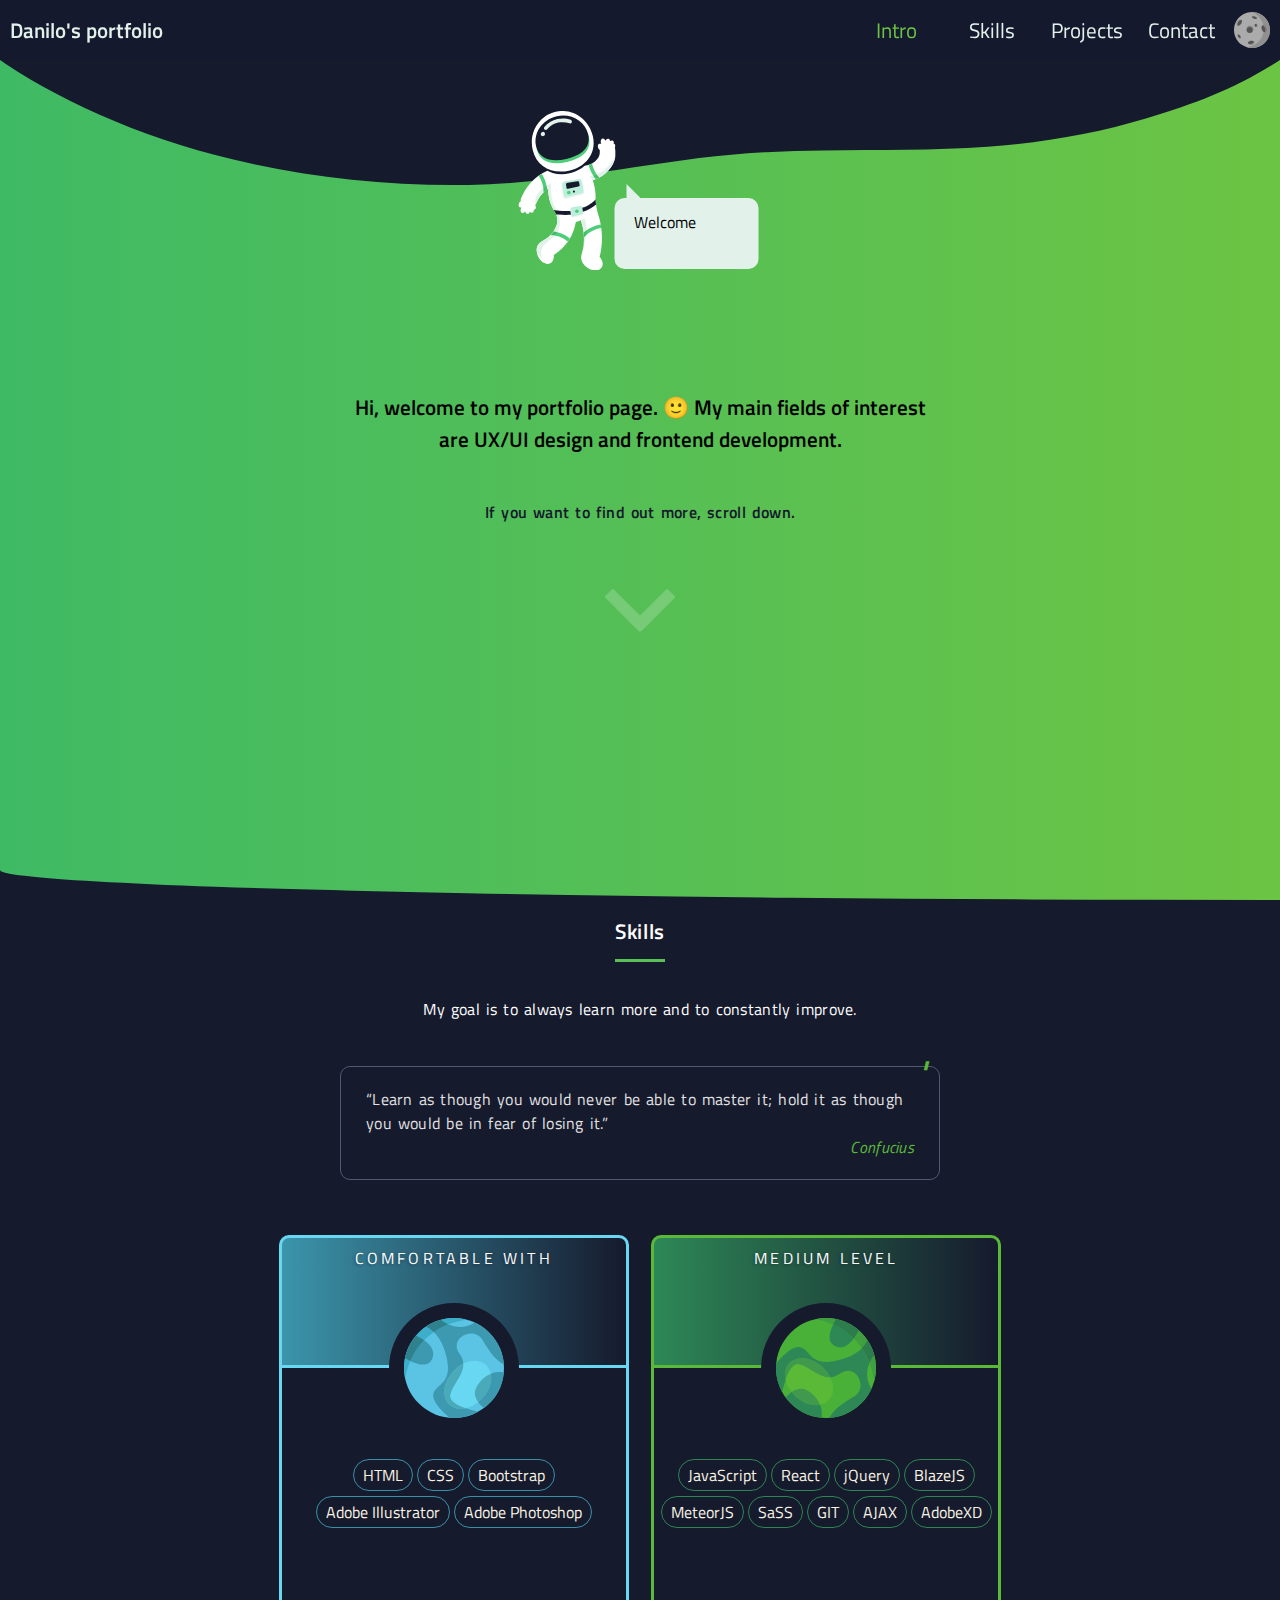
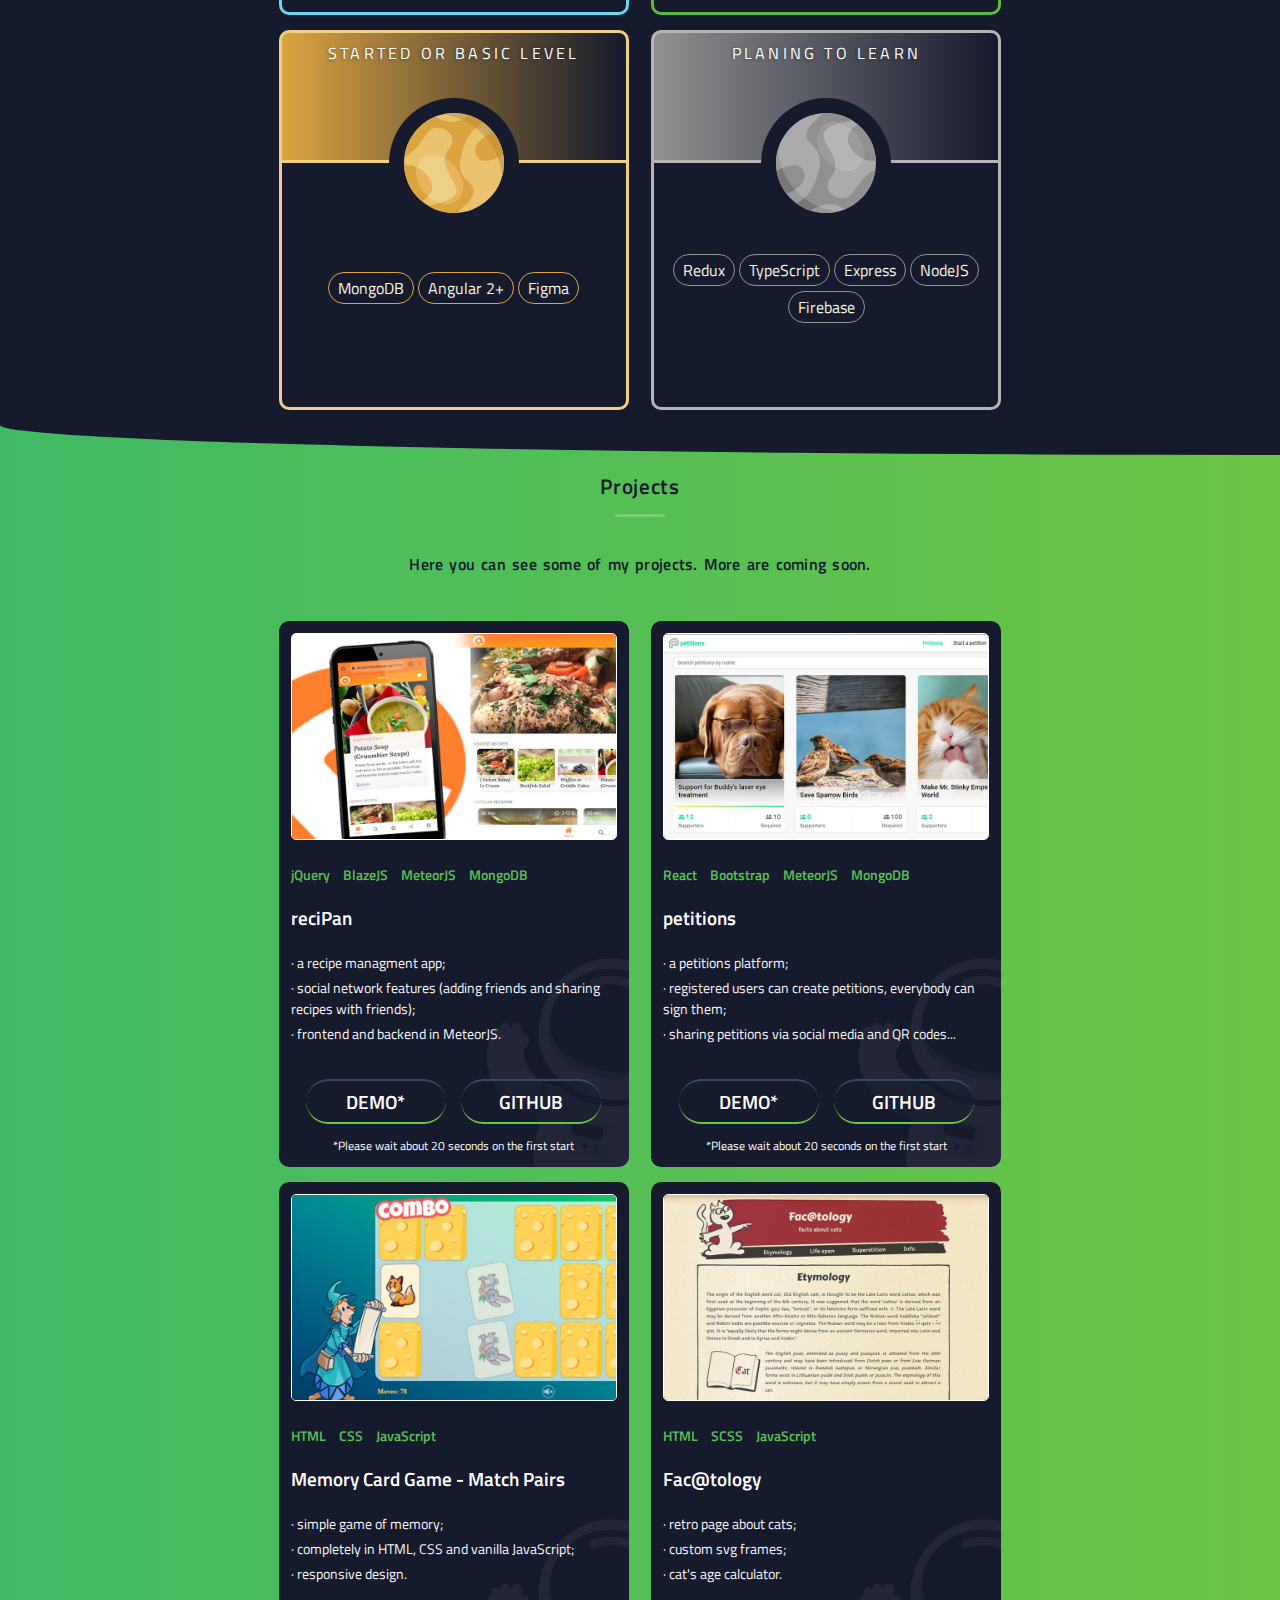
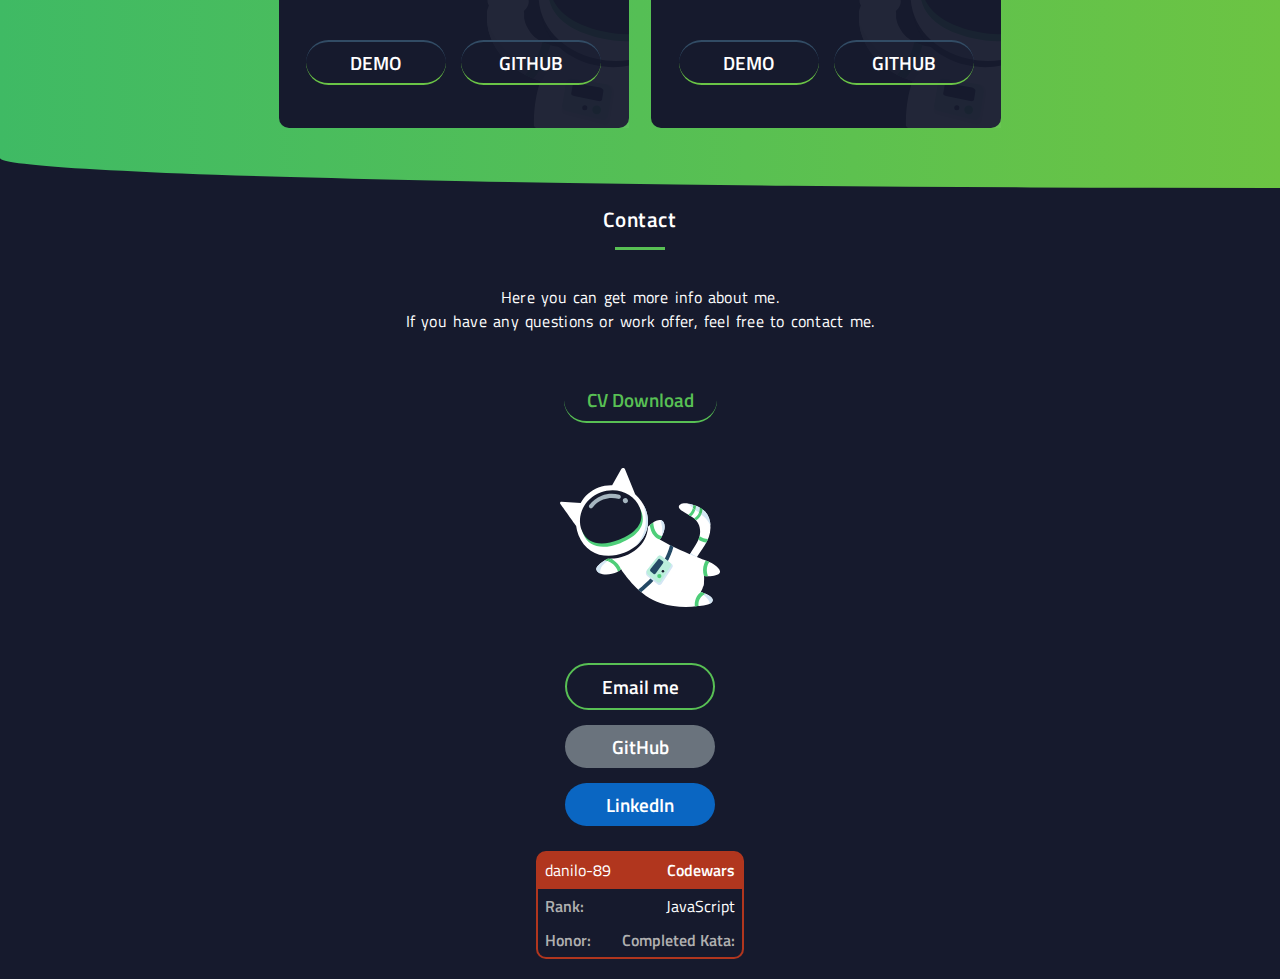
<file: index.html>
<!DOCTYPE html>
<html lang="en">
	<head>
		<meta charset="UTF-8" />
		<meta http-equiv="X-UA-Compatible" content="IE=edge" />
		<meta name="viewport" content="width=device-width, initial-scale=1.0" />
		<title>Danilo's Portfolio</title>

		<meta name="title" content="Danilo's Portfolio" />
		<meta name="description" content="My portfolio page" />
		<meta
			name="keywords"
			content="frontend, portfolio, meteor, javascript, jquery, css, html, design, developer"
		/>
		<meta name="language" content="English" />
		<meta name="author" content="Danilo" />

		<title>Danilo's Portfolio</title>

		<!--  Essential META Tags -->
		<meta property="og:title" content="Danilo's Portfolio" />
		<meta property="og:description" content="My portfolio page" />
		<meta
			property="og:image"
			content="https://danilo-89.github.io/thumbnail.jpg"
		/>
		<meta property="og:url" content="https://danilo-89.github.io/index.html" />
		<meta name="twitter:card" content="summary_large_image" />

		<!--  Non-Essential, But Recommended -->
		<meta property="og:site_name" content="Danilo's Portfolio" />
		<meta
			name="twitter:image:alt"
			content="astronaut in intro section of Danilo's Portfolio"
		/>

		<link rel="apple-touch-icon" sizes="180x180" href="/apple-touch-icon.png" />
		<link rel="icon" type="image/png" sizes="32x32" href="/favicon-32x32.png" />
		<link rel="icon" type="image/png" sizes="16x16" href="/favicon-16x16.png" />
		<link rel="manifest" href="/site.webmanifest" />
		<link rel="mask-icon" href="/safari-pinned-tab.svg" color="#5bbad5" />
		<meta name="msapplication-TileColor" content="#2b5797" />
		<meta name="theme-color" content="#ffffff" />
		<link rel="preconnect" href="https://fonts.gstatic.com" />
		<link
			href="https://fonts.googleapis.com/css2?family=Titillium+Web:wght@300;400;600;700&display=swap"
			rel="stylesheet"
		/>
		<link rel="stylesheet" href="style/css/main.css" />
	</head>

	<body id="intro" class="section">
		<div class="body-before"></div>

		<nav class="navbar" id="navBar">
			<button
				id="navToggleBtn"
				class="navbar-toggler"
				type="button"
				aria-label="Toggle navigation"
			>
				<div class="bar hamburger_bar1"></div>
				<div class="bar hamburger_bar2"></div>
			</button>

			<a class="navbar-brand" href="#">Danilo's portfolio</a>
			<div class="collapse navbar-collapse" id="navbarMain">
				<ul class="navbar-nav">
					<li class="nav-item">
						<a class="nav-link go current" href="#intro">Intro</a>
					</li>
					<li class="nav-item">
						<a class="nav-link go" href="#skills">Skills</a>
					</li>
					<li class="nav-item">
						<a class="nav-link go" href="#projects">Projects</a>
					</li>
					<li class="nav-item">
						<a class="nav-link go" href="#contact">Contact</a>
					</li>
					<li><img src="/imgs/astroMan.svg" alt="floating astronaut" /></li>
				</ul>
			</div>
			<button
				type="button"
				class="color-theme-btn"
				id="changeColorThemeBtn"
				aria-label="change color theme"
			>
				<svg
					width="100%"
					version="1.1"
					class="switch-moon"
					id="cct1"
					xmlns="http://www.w3.org/2000/svg"
					x="0"
					y="0"
					viewbox="0 0 293.4 293.4"
					xml:space="preserve"
				>
					<style>
						.st1m,
						.st2m {
							fill-rule: evenodd;
							clip-rule: evenodd;
							fill: #888;
						}

						.st2m {
							fill: #545454;
						}
					</style>
					<path
						d="M271.7 223.4c-17.2 28.1-42.3 48.3-70.7 59.6-25 9.9-52.6 13-79.5 8.3-17.7-3.1-35.2-9.5-51.5-19.5C20.9 241.6-4.2 187.2.6 133.5 2.5 111.7 9.4 90 21.7 70c1.3-2.1 2.7-4.2 4.1-6.2 29-42.3 76.7-65 125-63.7 24.9.7 49.9 7.7 72.6 21.6 5.1 3.1 9.9 6.5 14.4 10.1 57.5 45.4 73.2 127.6 33.9 191.6z"
						fill-rule="evenodd"
						clip-rule="evenodd"
						fill="#ababab"
					/>
					<path
						class="st1m"
						d="M149.7 266c-13.6 4.1-28.9.8-34.2-7.4-5.3-8.2 1.4-18.2 15-22.3 13.6-4.1 28.9-.8 34.2 7.4 5.2 8.2-1.5 18.2-15 22.3z"
					/>
					<path
						class="st2m"
						d="M113.7 254.3c-1.2-7.2 5.3-14.6 16.6-18.1 11.3-3.4 23.8-1.7 30.8 3.7 1.2 7.2-5.3 14.6-16.6 18.1-11.3 3.5-23.8 1.7-30.8-3.7z"
					/>
					<path
						class="st1m"
						d="M28.4 76c9.2-13.2 23.1-19.3 31.1-13.6 8 5.7 7.1 21.1-2 34.3-9.2 13.2-23.1 19.3-31.1 13.6-8-5.7-7.1-21.1 2-34.3z"
					/>
					<path
						class="st2m"
						d="M62.9 66.1c4.2 7.2 2.3 19.6-5.3 30.6s-18.5 17-26.6 15.5c-4.2-7.2-2.3-19.6 5.3-30.6 7.5-11 18.5-17.1 26.6-15.5z"
					/>
					<path
						class="st1m"
						d="M170.6 32.7c11.8 4.2 19.9 12.4 18.1 18.4-1.8 6-12.8 7.4-24.6 3.3C152.3 50.2 144.2 42 146 36c1.8-6 12.8-7.4 24.6-3.3z"
					/>
					<path
						class="st2m"
						d="M187 53.7c-3.9 3.7-13.2 4.1-23 .7-9.8-3.5-17.1-9.8-18.2-15.2 3.9-3.7 13.2-4.1 23-.7 9.9 3.5 17.1 9.8 18.2 15.2z"
					/>
					<path
						class="st1m"
						d="M30.3 204.6c-5-8.8-4.7-18.2.9-21 5.5-2.8 14.1 2.1 19.1 10.9 5 8.8 4.7 18.2-.9 21-5.5 2.8-14-2.1-19.1-10.9z"
					/>
					<path
						class="st2m"
						d="M34.2 182.8c5.3-.3 11.9 4.4 16.1 11.7 4.2 7.3 4.6 15.1 1.5 19.1-5.3.3-11.9-4.4-16.1-11.7-4.2-7.3-4.7-15.1-1.5-19.1z"
					/>
					<ellipse
						transform="rotate(-58.473 128.547 141.831)"
						class="st1m"
						cx="128.6"
						cy="141.8"
						rx="30.6"
						ry="29.1"
					/>
					<circle class="st2m" cx="128.4" cy="145.9" r="23.4" />
					<ellipse
						transform="rotate(-32.6 179.73 108.714)"
						class="st1m"
						cx="179.7"
						cy="108.7"
						rx="12.7"
						ry="14"
					/>
					<ellipse
						transform="rotate(-32.6 176.953 109.179)"
						class="st2m"
						cx="177"
						cy="109.2"
						rx="8.9"
						ry="10.5"
					/>
					<path
						d="M271.7 223.4c-17.2 28.1-42.3 48.3-70.7 59.6-25 10-52.6 13-79.5 8.3-6.4-1.1-12.7-2.7-18.9-4.6 16.2-.8 32.1-4.3 47.2-10.2 28.4-11.3 53.5-31.5 70.7-59.6 10.5-17.1 17-35.4 19.9-54l.9.6.9.6c.3.2.6.3.8.5.3.2.6.3.9.5.3.2.6.3.9.4.2.1.5.2.7.3.4.2.7.3 1.1.4.3.1.5.2.8.3h.1c.2.1.5.1.7.2.1 0 .2 0 .3.1.5.1 1.1.2 1.6.3 1.9.2 3.7.1 5.5-.5 10.6-3.4 14.7-20 9.3-37.1-5.1-16.1-16.9-27-27.1-25.4-7.7-30.4-25.2-58.3-51-78.8-4.5-3.6-9.3-7-14.4-10.1C161.9 8.8 151 3.9 139.8.3c3.5-.3 7.2-.3 11-.2 24.9.7 49.9 7.7 72.7 21.6 5.1 3.1 9.9 6.5 14.4 10.1 57.4 45.4 73.1 127.6 33.8 191.6z"
						fill-rule="evenodd"
						clip-rule="evenodd"
						fill="#909090"
					/>
					<g>
						<path
							class="st1m"
							d="M248.3 166.7c.5.1 1.1.2 1.6.3-.5-.1-1-.2-1.6-.3z"
						/>
						<path
							d="M255.4 166.4c-1.8.6-3.6.7-5.5.5 6.9-6.2 9.1-20.1 4.5-34.4-3.2-10.1-9-18.1-15.4-22.3-.4-2.1-.9-4.3-1.5-6.4 10.2-1.6 22 9.3 27.1 25.4 5.5 17.3 1.4 33.9-9.2 37.2z"
							fill-rule="evenodd"
							clip-rule="evenodd"
							fill="#787878"
						/>
					</g>
					<path
						class="st2m"
						d="M250 166.9c-9.2-1.1-19-11.2-23.5-25.5s-2.4-28.2 4.5-34.4c9.2 1.1 19 11.2 23.5 25.5s2.4 28.2-4.5 34.4z"
					/>
					<g>
						<path
							class="st1m"
							d="M231 107.1c2.7.3 5.4 1.4 8.1 3.2-.4-2.1-.9-4.3-1.5-6.4-.6.1-1.3.3-1.9.4-1.8.6-3.3 1.5-4.7 2.8z"
						/>
					</g>
				</svg>

				<svg
					width="100%"
					version="1.1"
					class="switch-sun"
					id="cct2"
					xmlns="http://www.w3.org/2000/svg"
					x="0"
					y="0"
					viewbox="0 0 293.4 293.4"
					xml:space="preserve"
				>
					<style>
						.st0-sun {
							fill-rule: evenodd;
							clip-rule: evenodd;
							fill: #fc0;
						}
					</style>
					<circle
						transform="rotate(-45.001 146.699 146.702)"
						class="st0-sun"
						cx="146.7"
						cy="146.7"
						r="146.7"
					/>
					<path
						d="M112.5 14.9c1.2-3.7-.2-7.1-3.1-10.1C85 11.2 62 23.9 43 43c-57.3 57.3-57.3 150.2 0 207.5 33.1 33.1 78 47.1 121.2 41.9 16.7-19.4-5.1-43.8 15.8-63.6 13.8-10.9 20.7-16.4 32.4-29.9 21.1-24.3 38.8-50.4 12.9-78.5-15.9-13.6-64.8-13.7-86.8-17.9-25.6-4.9-48.5-10.8-50.2-40.3 1.3-33.1 19.6-32.9 24.2-47.3z"
						fill-rule="evenodd"
						clip-rule="evenodd"
						fill="#fb0"
					/>
					<path
						class="st0-sun"
						d="M125.8 113.3c-38.7-27.6-53 2-88.8 17.4-17.9 3.8-26.6-4.9-33.4-16.5C-7.1 161.7 6 213.5 43 250.4c9.8 9.8 20.7 18 32.3 24.5-4.7-5.3-7.6-11-7-17.8 3.1-14.4 16.3-24.3 26.7-33.6 28.3-25.4 77.7-76.8 30.8-110.2z"
					/>
				</svg>
			</button>
		</nav>

		<section class="firstSection">
			<div class="container">
				<svg
					class="astro-blob"
					width="100%"
					height="100%"
					xmlns="http://www.w3.org/2000/svg"
					xmlns:xlink="http://www.w3.org/1999/xlink"
					viewbox="0 0 1545.2 414.3"
					preserveaspectratio="none"
				>
					<style type="text/css">
						.astro-blob-fill {
							fill: #161a2d;
						}
					</style>
					<defs></defs>
					<path
						class="astro-blob-fill"
						d="M1545.2,0c-52.5,93.4-99.2,141.9-162,194c-58,48.2-123.5,80.4-191.1,93.9c-65.1,13-132.4,9.5-198.1,12.3
            c-23.1,1-46.1,2.6-69.1,5.6c-122.9,16.4-234,103.1-359,108.1c-90,3.7-179.6-20.8-261.7-69.9C184.1,272.2,83,151.4,5.7,10.6
            C3.8,7.1,1.9,3.5,0,0C0,0,1543.9,0,1545.2,0z"
					/>
				</svg>
			</div>

			<div class="astro-holder">
				<svg
					id="astronaut"
					width="100px"
					version="1.1"
					xmlns="http://www.w3.org/2000/svg"
					x="0"
					y="0"
					viewbox="0 0 243.3 399.1"
					xml:space="preserve"
				>
					<style>
						.st0 {
							fill: #ffffff;
						}

						.st1 {
							fill: #4ece79;
						}

						.st2 {
							fill: #e2f2eb;
						}

						.st4 {
							fill: #161a2d;
						}

						.st5 {
							fill: #44bc69;
						}

						.st3 {
							fill: #bbefdc;
						}

						.st7 {
							fill: #e2f2eb;
						}
					</style>
					<g id="AMBody">
						<path
							class="st0"
							d="M206.8 346.7c1.4-10.1 2.4-20.2 2.2-30.3s-1.2-20.1-2.8-30.1c-1.2-8.1-3.3-16.1-5.7-23.9 0-.1-.1-.3-.1-.4-3.8-12.3-6.2-24.6-7.6-37.4.1-2.7.3-5.8.2-8.5 0-7.3-.7-15-1.8-21.9-.6-3.7-1.3-7.3-2.2-10.9-2.2-8.5-5.2-16.8-8.9-24.8-3.3-7.1-7.1-14.2-13.4-19-.7-.6-1.3-1.3-1.8-2-.1 0-.2 0-.3.1-1.3.2-2.6.3-4 .2-5.1-.4-10.5-2.9-15.4-3.7-11.2-1.7-22.3 0-33.3 2-14.4 2.7-28.3 7.6-41.4 14.1-9.6 4.7-18.5 10.2-26.7 17-8 6.6-14.9 14.1-21.2 22.3-7 9.1-12 19.2-16.4 29.8-.9 2.2-.8 4.5-.6 6.7-.6.4-1.2.9-1.7 1.4-4.2 4.1-5.4 9.7-2.6 12.6 1.5 1.5 3.7 2 6.2 1.5-.9 1.1-1.6 2.5-2 4.2-1.1 4.5.6 8.9 3.8 9.7 2.7.7 5.5-1.3 7.1-4.5 1 4.1 4 7 7.1 6.5 2.3-.3 4-2.5 4.6-5.3 2.1 2.3 4.9 3.3 7.1 2.3 2.4-1.1 3.4-4.1 2.9-7.4.6.2 1.3.2 1.9 0 2.7-.7 4.1-4.4 3.2-8.2-.3-1.2-.8-2.2-1.4-3.1 1.1-1.7 2.2-3.8 2.7-5.5 3.4-6.7 6.7-13.2 11.4-19.1 4.7-5.9 10.4-10.9 16.2-15.7.7-.6 1.5-1 2.3-1.6-.2 4.4-.1 9.1.4 13.4 1.9 15.9 6.7 30.6 15.1 43.8 6.7 10.6 8.5 19.7 6.5 31.7 0 .1 0 .1-.1.2-4.2 12-9.7 22.1-19.1 30.8-4.8 4.4-10.4 7.8-16 11.2-2.7 1.6-5.4 3-7.8 5.1-4 3.6-6.8 8-7.7 13.3 0 .3-.1.5-.1.8-1 6.2.2 13.7 3.8 20.8 7 13.9 20.5 21.2 30.2 16.3 6.6-3.3 9.6-11.5 8.7-20.8 7.1-4.7 13.9-9.7 20-15.7 9.6-9.5 17.8-19.9 23.9-31.8 5.7-11.2 8.8-22.8 11.4-35 4.4-.9 8.5-2.5 12.6-4.5 2.4 9.2 5.3 18.1 6.5 27.6 1.4 11.3 1.5 22.7.5 34.1-.8 8.5-3.2 16.7-5.5 24.9-.4 1.5-.6 2.9-.7 4.4-1.7 9 4.2 20.5 15.3 27.9 13.5 9.1 29.6 8.8 35.9-.6 4.9-7.3 2.4-18-5.3-26.6 1.7-6 3.1-12.2 3.9-18.4z"
						/>
						<path
							class="st1"
							d="M50.4 162.3c6.9 10.3 12.5 24.1 12.3 41.7 2.8-2.7 5.7-5.3 8.7-7.8-1.3-16-6.8-28.9-13.5-38.9-2.6 1.6-5.1 3.2-7.5 5zM128.8 319.1c-14-11.1-28.4-15.8-41.3-17.3-2 3-4.2 5.8-6.7 8.5 13 .5 28.3 4.5 43 16.4 1.8-2.4 3.5-5 5-7.6zM206.3 286.3c-.1-.7-.2-1.4-.4-2.2-18.9 2.8-33 11.6-42.8 20.5.4 4 .6 8 .7 11.9 8.6-9.3 22.8-20.4 43.4-23.5-.2-2.2-.5-4.4-.9-6.7z"
						/>
						<path
							class="st2"
							d="M159 209.3l-41 10.6c-2.9.5-5.7-1.7-6.2-4.8l-4.4-28.2c-.8-4.9 2.4-9.5 7-10.2l38.3-6c2.9-.5 5.7 1.7 6.2 4.8l4.6 27.3c.4 3.1-1.6 6-4.5 6.5z"
						/>
						<path
							class="st3"
							d="M158.4 205l-38.6 9.8c-2.8.4-5.4-1.5-5.8-4.2l-3.9-25c-.7-4.3 2.3-8.4 6.6-9.1l36-5.7c2.8-.4 5.4 1.5 5.8 4.2l4.1 24.2c.5 2.7-1.4 5.3-4.2 5.8z"
						/>
						<path
							class="st4 blink-color"
							d="M150.1 189.1l-26.1 5.5c-1.9.3-3.5-.3-3.7-1.4l-1.5-9.6c-.3-1.7 1.9-3.4 4.8-3.9l24.2-3.8c1.9-.3 3.5.3 3.7 1.4l1.7 9.3c.2 1.1-1.2 2.2-3.1 2.5z"
						/>
						<circle class="st1" cx="126" cy="204" r="4.6" />
						<circle class="st4" cx="138.7" cy="201.8" r="2.7" />
						<path
							class="st2"
							d="M92.3 242.4C80 224.2 81 181.7 81 181.7c0 .2-4.8 2-5.2 2.2-4.2 2-8.3 4.4-12.1 7.1-5.1 3.6-9.7 7.9-13.5 12.9-3.3 4.2-5.9 9-7.2 14.2-1 4.1-1.4 8.8.1 12.8.3.7.6 1.4.5 2.1.5-.8.8-1.8 1.1-2.7 3.4-6.7 6.7-13.2 11.4-19.1 4.7-5.9 10.4-10.9 16.2-15.7.7-.6 1.5-1 2.3-1.6-.2 4.4-.1 9.1.4 13.4 1.9 15.9 6.7 30.6 15.1 43.8 6.7 10.6 8.5 19.7 6.5 31.7 0 .1 0 .1-.1.2-4.2 12-9.7 22.1-19.1 30.8-10.2 9.3-28.9 14.1-31.5 29.6-.5 3-.2 5.7.6 8.6.7 2.9 1.6 5.6 3.5 8 2.6 3.2 5.5 5.8 8.9 7.5-1.3-3.7-2.1-7.7-2.2-11.9-.2-8.8 2.7-17.9 10.2-22.9 8.3-9 20.6-13.5 27.5-24 13.9-21 11.6-46-2.1-66.3zM167.5 275.8c-.3-1.2-.7-2.4-1.1-3.6-.1-.4-.8-2.1-.9-2.4-.2-.4-.4-.9-.7-1.3-1.8 1-3.4 2.2-5.1 3.2-1.1.7-2.2 1.4-3.4 2 2.4 9.2 5.3 17.9 6.4 27.4 1.4 11.3 1.5 22.7.5 34.1 0 .3-.1.5-.1.8 4.2-10.7 7.7-21.8 8.1-33.1.2-6.5-.5-12.8-1.9-19.2-.5-2.7-1.1-5.3-1.8-7.9z"
						/>
						<path
							class="st5"
							d="M70.1 186.7c-2.2 1.3-4.3 2.7-6.3 4.1-.5.4-1.3.9-1.9 1.4.5 3.7.8 7.6.8 11.8 2.1-2 4.2-4 6.4-5.8l.1-.1 2.1-1.8c-.1-3.4-.6-6.6-1.2-9.6zM97.6 303.6c-3.4-.8-6.8-1.4-10.1-1.8-.5.7-.9 1.4-1.4 2.1-.1.1-.2.3-.3.4-.4.6-.8 1.1-1.3 1.7-.1.2-.2.3-.4.5-.4.5-.9 1.1-1.3 1.6-.1.1-.2.3-.3.4-.6.7-1.1 1.3-1.7 1.9 3.6.2 7.6.6 11.6 1.4.8-.9 1.4-1.9 2-2.9 1.2-1.8 2.3-3.5 3.2-5.3zM171.3 298.1c-3 2.1-5.7 4.3-8.2 6.5.1.8.1 1.6.2 2.4 0 .4.1.7.1 1.1.2 2.8.4 5.6.4 8.5 1.9-2.1 4.3-4.4 6.8-6.6.3-2.4.6-4.6.7-7.1.1-1.6.1-3.2 0-4.8z"
						/>
						<g>
							<path
								class="st2"
								d="M159.4 260.6l-24 5.8c-1.7.2-3.3-1-3.6-2.9l-2.4-16.4c-.4-2.9 1.4-5.5 4.1-5.9L156 238c1.7-.2 3.3 1 3.6 2.9l2.5 15.9c.2 1.8-1 3.5-2.7 3.8z"
							/>
							<path
								class="st3"
								d="M159.1 258l-22.6 5.4c-1.6.2-3.1-.9-3.4-2.5l-2.1-14.6c-.4-2.5 1.4-4.9 3.9-5.3l21-3c1.6-.2 3.1.9 3.4 2.5l2.2 14.2c.4 1.6-.8 3.1-2.4 3.3z"
							/>
							<circle class="st1" cx="146.1" cy="250.7" r="4.4" />
						</g>
						<g>
							<path
								class="st4"
								d="M161.4 252.4c12.1-3.4 23.4-9.7 32.8-18.1-.5-3.2-.9-6.5-1.3-9.8.1-1 .1-2.1.1-3.3-.3.3-.6.7-.9 1-2.3 2.5-4.8 4.8-7.5 7-.3.3-.6.5-.9.7-.1 0-.2.2-.3.3 0 0-.1 0-.1.1l-2.1 1.5c-1.4 1-2.9 2-4.4 2.9-2.9 1.8-5.9 3.4-9.1 4.8-.2.1-.4.2-.5.2h-.1c-.4.2-.9.4-1.3.5-.9.4-1.8.7-2.8 1-1.1.4-2.2.7-3.3 1.1l1.7 10.1zM129.9 250.1c-9.6.6-19.2.5-28.7-.5-1.2-.1-2.4-.3-3.7-.4-.6-.1-1.1-.1-1.7-.2-.1 0-1-.1-1.1-.2-1.9-.3-3.8-.6-5.6-1.1l-1.2-.3L90 251c1.7 2.7 3.1 5.3 4.1 7.8 1.9.2 3.8.4 5.5.6 10.3 1.1 20.7 1.3 31.1.6.2 0 .4 0 .5-.1l-1.3-9.8z"
							/>
						</g>
					</g>
					<g id="AMHand">
						<path
							class="st0"
							d="M243.3 101.8c0-2.8-.4-5.2-1.6-7.7-.2-.6-.5-1.2-.7-1.8.2-.4.5-.8.7-1.2 1.6-3.6.9-7.4-1.7-8.6-.6-.3-1.3-.4-1.9-.3 1.1-3.1.6-6.3-1.6-7.8-2-1.4-4.9-.9-7.4 1-.1-2.9-1.4-5.3-3.6-6-3-1-6.4 1.3-8.1 5.2-1-3.5-3.5-5.9-6.2-5.7-3.3.2-5.8 4.2-5.4 8.9.1 1.7.6 3.2 1.3 4.5-2.3-.9-4.6-.8-6.3.4-3.3 2.4-3.1 8.2.4 12.9.8 1 1.6 1.9 2.5 2.7-.1.9-.3 1.8-.3 2.7-.1 2 .2 3.9-.2 5.8-.5 2.3-1 4.7-2 6.8-1.2 2.6-2.7 5.2-4.5 7.5-2.1 2.5-4.4 4.9-7 6.8-3 2.2-6.3 4-9.7 5.3-5 2-10.3 2.9-15.5 3.7-1.3.2-2.6.2-4 .1-11.5 10-9.5 26.4.6 36 5.5 6.8 18.4 8.3 24.1.9 0-.1-.1-.3-.1-.4.2-.1.4-.1.6-.2.1-.2.3-.4.4-.7-.1.2-.3.4-.4.7 5.4-1.7 10.8-3.7 15.9-6.2 5.9-3 11.5-6.7 16.5-11s9.1-9 13-14.4c4.2-5.8 7.1-12.2 9.4-18.9 1.4-4.2 1.9-8.4 2.6-12.7.2-2.8.2-5.5.2-8.3z"
						/>
						<path
							class="st1"
							d="M179.9 133.1c-1.5.6-3 1.1-4.5 1.5 3.6 15.3 10.4 27 18.2 35.8 2.6-1 5.3-2.1 7.8-3.4.3-.2.6-.3.9-.5-8-8.4-15-19.8-18.4-35.3-1.3.7-2.6 1.3-4 1.9z"
						/>
						<path
							class="st2"
							d="M222.9 140.2c-7.7 8.2-16.9 13.8-27.3 18-5.6 2.3-11.4 3.9-17.2 5.6l.6.9c1.4 1.7 2.8 3.3 3.9 5.2.7 1.2 1.4 2.3 2 3.5 5.6-1.7 11.2-3.7 16.5-6.4 5.9-3 11.5-6.7 16.5-11s9.1-9 13-14.4c4.2-5.8 7.1-12.2 9.4-18.9 1.4-4 1.9-8.1 2.5-12.2-4.6 11-11.6 20.9-19.9 29.7z"
						/>
						<path
							class="st5"
							d="M195.5 158.2c-2.9 1.2-5.8 2.2-8.8 3.1 2.1 3.3 4.5 6.4 6.9 9.1.6-.3 1.3-.5 1.9-.8.6-.3 1.3-.5 1.9-.8.2-.1.3-.1.5-.2.5-.2 1-.4 1.5-.7.6-.3 1.3-.6 1.9-.9.1 0 .1-.1.2-.1.2-.1.5-.3.7-.4-2.2-2.5-4.6-5.3-6.7-8.3z"
						/>
					</g>
					<g id="AMHead">
						<path
							class="st4"
							d="M184.7 74c9.2 41.1-17.2 73.2-56.8 82.1-39.6 8.9-77.2-8.8-86.5-49.8s15.4-81.6 54.9-90.5 79.2 17.1 88.4 58.2z"
						/>
						<path
							class="st0"
							d="M186.2 63.1c9.7 43.2-18.1 77-59.8 86.3s-81.3-9.2-91-52.4S51.6 11.2 93.2 1.8s83.3 18.1 93 61.3z"
						/>
						<path
							class="st1"
							d="M176.3 66.4c7.5 33.4-18.8 53-54.8 61.1s-68.2 1.6-75.7-31.8 15.6-67 51.7-75.1 71.3 12.5 78.8 45.8z"
						/>
						<path
							class="st4"
							d="M174.6 58.8c7.5 33.4-18.8 53-54.8 61.1s-68.2 1.6-75.7-31.8 15.6-67 51.7-75.1 71.3 12.4 78.8 45.8z"
						/>
						<path
							class="st7"
							d="M133.4 28c.8-2.3-.4-4.9-2.7-5.8-10.2-3.7-21.7-4.6-33.4-2-13.3 3-24.6 10.2-32.5 19.7-1.6 1.9-1.4 4.7.5 6.3 1.9 1.7 4.9 1.5 6.5-.5 6.7-8 16.2-14 27.5-16.6 9.9-2.2 19.6-1.4 28.3 1.7 2.4.8 5-.4 5.8-2.8z"
						/>
						<circle
							transform="rotate(-12.674 61.054 57.566)"
							class="st7"
							cx="61"
							cy="57.6"
							r="5.4"
						/>
					</g>
				</svg>

				<div class="astro-bubble">
					<span> </span>
				</div>
			</div>

			<h3 class="my-text bold">
				Hi, welcome to my portfolio page. 🙂 My main fields of interest are
				UX/UI design and frontend development.
			</h3>
			<p class="my-text bold">If you want to find out more, scroll down.</p>

			<div class="arrow-go-down">
				<a href="#skills" aria-label="Go down to skills section">
					<svg
						width="100%"
						data-name="see more arrow"
						xmlns="http://www.w3.org/2000/svg"
						viewbox="0 0 184.911 111.967"
					>
						<path
							class="arrow-path"
							d="M183.816 18.27L166.974 1.428a3.737 3.737 0 00-5.286 0L94.216 68.9a2.255 2.255 0 01-3.188 0L23.223 1.1a3.737 3.737 0 00-5.286 0L1.1 17.937a3.737 3.737 0 000 5.286L87.87 110a6.718 6.718 0 009.5 0l86.443-86.442a3.737 3.737 0 00.003-5.288z"
						/>
					</svg>
				</a>
			</div>
		</section>

		<div class="section-after"></div>

		<!-- SKILLS SECTION START -->
		<section class="section-even section" id="skills">
			<h2>Skills</h2>

			<hr class="custom" />

			<p class="my-text">
				My goal is to always learn more and to constantly improve.
			</p>

			<p class="quote">
				“Learn as though you would never be able to master it; hold it as though
				you would be in fear of losing it.”
				<span>Confucius</span>
			</p>

			<div class="section-container">
				<div class="planet-frame blue">
					<div class="planet-frame-top">
						<span>COMFORTABLE WITH</span>
					</div>
					<div class="planet-frame-bottom">
						<div class="skill-planet">
							<img src="/imgs/planet-01.svg" alt="blue planet" />
						</div>
						<div class="skill-skills">
							<span>HTML</span>
							<span>CSS</span>
							<span>Bootstrap</span>
							<span>Adobe Illustrator</span>
							<span>Adobe Photoshop</span>
						</div>
					</div>
				</div>

				<div class="planet-frame green">
					<div class="planet-frame-top">
						<span>MEDIUM LEVEL</span>
					</div>
					<div class="planet-frame-bottom">
						<div class="skill-planet">
							<img src="/imgs/planet-02.svg" alt="green planet" />
						</div>
						<div class="skill-skills">
							<span>JavaScript</span>
							<span>React</span>
							<span>jQuery</span>
							<span>BlazeJS</span>
							<span>MeteorJS</span>
							<span>SaSS</span>
							<span>GIT</span>
							<span>AJAX</span>
							<span>AdobeXD</span>
						</div>
					</div>
				</div>

				<div class="planet-frame yellow">
					<div class="planet-frame-top">
						<span>STARTED OR BASIC LEVEL</span>
					</div>
					<div class="planet-frame-bottom">
						<div class="skill-planet">
							<img src="/imgs/planet-03.svg" alt="yellow planet" />
						</div>
						<div class="skill-skills">
							<span>MongoDB</span>
							<span>Angular 2+</span>
							<span>Figma</span>
						</div>
					</div>
				</div>

				<div class="planet-frame gray">
					<div class="planet-frame-top">
						<span>PLANING TO LEARN</span>
					</div>
					<div class="planet-frame-bottom">
						<div class="skill-planet">
							<img src="/imgs/planet-04.svg" alt="gray planet" />
						</div>
						<div class="skill-skills">
							<span>Redux</span>
							<span>TypeScript</span>
							<span>Express</span>
							<span>NodeJS</span>
							<span>Firebase</span>
						</div>
					</div>
				</div>
			</div>
		</section>
		<!-- SKILLS SECTION END -->
		<div class="section-after"></div>

		<!-- PROJECTS SECTION START -->
		<section class="section" id="projects">
			<h2>Projects</h2>

			<hr class="custom" />

			<p class="my-text bold">
				Here you can see some of my projects. More are coming soon.
			</p>

			<div class="section-container">
				<div class="project-frame">
					<div class="project-frame-inside">
						<div class="project-galery">
							<img src="/imgs/recipan0.jpg" alt="recipan app screen" />
						</div>
						<div class="project-description">
							<img src="/imgs/astroMan.svg" alt="astronaut" />
							<div class="project-ingridients">
								<span>jQuery</span>
								<span>BlazeJS</span>
								<span>MeteorJS</span>
								<span>MongoDB</span>
							</div>
							<div class="project-title">
								<span>reciPan</span>
							</div>
							<div class="project-about">
								<span>· a recipe managment app;</span>
								<span
									>· social network features (adding friends and sharing recipes
									with friends);</span
								>
								<span>· frontend and backend in MeteorJS.</span>
							</div>
							<div class="project-buttons">
								<a
									href="https://recipan.herokuapp.com/"
									target="_blank"
									rel="noopener noreferrer"
									class="btn-standard"
									>DEMO*</a
								>
								<a
									href="https://github.com/danilo-89/reciPan-recipe-manager-app"
									target="_blank"
									rel="noopener noreferrer"
									class="btn-standard"
									>GITHUB</a
								>
							</div>
							<div class="project-note">
								<span> *Please wait about 20 seconds on the first start </span>
							</div>
						</div>
					</div>
				</div>

				<div class="project-frame">
					<div class="project-frame-inside">
						<div class="project-galery">
							<img src="/imgs/petitions0.jpg" alt="petitions platform screen" />
						</div>
						<div class="project-description">
							<img src="/imgs/astroMan.svg" alt="astronaut" />
							<div class="project-ingridients">
								<span>React</span>
								<span>Bootstrap</span>
								<span>MeteorJS</span>
								<span>MongoDB</span>
							</div>
							<div class="project-title">
								<span>petitions</span>
							</div>
							<div class="project-about">
								<span>· a petitions platform;</span>
								<span
									>· registered users can create petitions, everybody can sign
									them;</span
								>
								<span
									>· sharing petitions via social media and QR codes...</span
								>
							</div>
							<div class="project-buttons">
								<a
									href="https://petitions-react.herokuapp.com/"
									target="_blank"
									rel="noopener noreferrer"
									class="btn-standard"
									>DEMO*</a
								>
								<a
									href="https://github.com/danilo-89/petitions"
									target="_blank"
									rel="noopener noreferrer"
									class="btn-standard"
									>GITHUB</a
								>
							</div>
							<div class="project-note">
								<span> *Please wait about 20 seconds on the first start </span>
							</div>
						</div>
					</div>
				</div>

				<div class="project-frame">
					<div class="project-frame-inside">
						<div class="project-galery">
							<img src="/imgs/matchPairs0.jpg" alt="match pairs game screen" />
						</div>
						<div class="project-description">
							<img src="/imgs/astroMan.svg" alt="astronaut" />
							<div class="project-ingridients">
								<span>HTML</span>
								<span>CSS</span>
								<span>JavaScript</span>
							</div>
							<div class="project-title">
								<span>Memory Card Game - Match Pairs</span>
							</div>
							<div class="project-about">
								<span>· simple game of memory;</span>
								<span>· completely in HTML, CSS and vanilla JavaScript;</span>
								<span>· responsive design.</span>
							</div>
							<div class="project-buttons">
								<a
									href="https://match-pairs.vercel.app/"
									target="_blank"
									rel="noopener noreferrer"
									class="btn-standard"
									>DEMO</a
								>
								<a
									href="https://github.com/danilo-89/Memory-Card-Game---Match-Pairs"
									target="_blank"
									rel="noopener noreferrer"
									class="btn-standard"
									>GITHUB</a
								>
							</div>
							<div class="project-note">
								<span> </span>
							</div>
						</div>
					</div>
				</div>

				<div class="project-frame">
					<div class="project-frame-inside">
						<div class="project-galery">
							<img
								src="/imgs/facatology0.jpg"
								alt="facatology web page screenshot"
							/>
						</div>
						<div class="project-description">
							<img src="/imgs/astroMan.svg" alt="astronaut" />
							<div class="project-ingridients">
								<span>HTML</span>
								<span>SCSS</span>
								<span>JavaScript</span>
							</div>
							<div class="project-title">
								<span>Fac@tology</span>
							</div>
							<div class="project-about">
								<span>· retro page about cats;</span>
								<span>· custom svg frames;</span>
								<span>· cat's age calculator.</span>
							</div>
							<div class="project-buttons">
								<a
									href="https://retro-page.vercel.app/"
									target="_blank"
									rel="noopener noreferrer"
									class="btn-standard"
									>DEMO</a
								>
								<a
									href="https://github.com/danilo-89/Facatology"
									target="_blank"
									rel="noopener noreferrer"
									class="btn-standard"
									>GITHUB</a
								>
							</div>
							<div class="project-note">
								<span> </span>
							</div>
						</div>
					</div>
				</div>

				<div class="project-frame"></div>

				<div class="project-frame"></div>
			</div>
		</section>
		<!-- PROJECTS SECTION END -->
		<div class="section-after"></div>

		<!-- CONTACT SECTION START -->
		<section class="section section-even" id="contact">
			<h2>Contact</h2>

			<hr class="custom" />

			<p class="my-text">
				Here you can get more info about me.
				<br />
				If you have any questions or work offer, feel free to contact me.
			</p>

			<div class="contact-buttons">
				<a
					href="https://danilo-89.github.io/CV/cv_2021.pdf"
					target="_blank"
					rel="noopener noreferrer"
					class="btn-standard cv-download"
					>CV Download</a
				>
			</div>

			<div class="astro-cat-container">
				<img src="/imgs/astroCat.svg" alt="astronaut cat" />
			</div>

			<div class="contact-buttons">
				<a
					class="cryptedmail btn-standard email"
					href="#"
					data-name="danilo89abcd"
					data-domain="gmail"
					data-tld="com"
					onclick="window.location.href = 'mailto:' + this.dataset.name + '@' + this.dataset.domain + '.' + this.dataset.tld; return false;"
					>Email me</a
				>

				<a
					href="https://github.com/danilo-89"
					target="_blank"
					rel="noopener noreferrer"
					class="btn-standard github"
					>GitHub</a
				>

				<a
					href="https://www.linkedin.com/in/danilo-bozinovic/"
					target="_blank"
					rel="noopener noreferrer"
					class="btn-standard linkedin"
					>LinkedIn</a
				>

				<a
					href="https://www.codewars.com/users/danilo-89"
					target="_blank"
					rel="noopener noreferrer"
					class="codewars-container"
				>
					<div class="codewars-header">
						<span class="span-custom">danilo-89</span>
						<span class="span-custom text-bold">Codewars</span>
					</div>
					<div class="codewars-content">
						<div>
							<span class="span-custom">
								<span class="text-bold text-gray">Rank: </span>
								<span id="CWRank"></span>
							</span>
							<span class="span-custom">JavaScript</span>
						</div>
						<div>
							<span class="span-custom">
								<span class="text-gray text-bold">Honor: </span>
								<span id="CWHonor"></span>
							</span>
							<span class="span-custom span-cata">
								<span class="text-gray text-bold">Completed Kata: </span>
								<span id="CWKata"></span>
							</span>
						</div>
					</div>
				</a>
			</div>
		</section>
		<!-- CONTACT SECTION END -->

		<script src="/script/main.js"></script>
	</body>
</html>
</file>
<file: style/css/main.css>
html {
  -webkit-box-sizing: border-box;
          box-sizing: border-box;
  font-size: 16px;
}

*,
*:before,
*:after {
  -webkit-box-sizing: inherit;
          box-sizing: inherit;
}

body,
h1,
h2,
h3,
h4,
h5,
h6,
p,
ol,
ul {
  margin: 0;
  padding: 0;
  font-weight: normal;
}

ol,
ul {
  list-style: none;
}

img {
  max-width: 100%;
  height: auto;
}

button {
  background: none;
  color: inherit;
  border: none;
  padding: 0;
  font: inherit;
  cursor: pointer;
  outline: inherit;
}

@-webkit-keyframes rotation {
  from {
    -webkit-transform: rotate(0deg);
            transform: rotate(0deg);
  }
  to {
    -webkit-transform: rotate(359deg);
            transform: rotate(359deg);
  }
}

@keyframes rotation {
  from {
    -webkit-transform: rotate(0deg);
            transform: rotate(0deg);
  }
  to {
    -webkit-transform: rotate(359deg);
            transform: rotate(359deg);
  }
}

@-webkit-keyframes float {
  from {
    -webkit-transform: translateY(0px) translateX(17px) rotate3d(0, 0, 1, 3deg);
            transform: translateY(0px) translateX(17px) rotate3d(0, 0, 1, 3deg);
  }
  to {
    -webkit-transform: scale(0.95) translateY(17px) translateX(0px) rotate3d(0, 0, 1, 0deg);
            transform: scale(0.95) translateY(17px) translateX(0px) rotate3d(0, 0, 1, 0deg);
  }
}

@keyframes float {
  from {
    -webkit-transform: translateY(0px) translateX(17px) rotate3d(0, 0, 1, 3deg);
            transform: translateY(0px) translateX(17px) rotate3d(0, 0, 1, 3deg);
  }
  to {
    -webkit-transform: scale(0.95) translateY(17px) translateX(0px) rotate3d(0, 0, 1, 0deg);
            transform: scale(0.95) translateY(17px) translateX(0px) rotate3d(0, 0, 1, 0deg);
  }
}

@-webkit-keyframes move-hand {
  20%,
  100% {
    -webkit-transform: rotate(0deg);
    transform: rotate(0deg);
  }
  0% {
    -webkit-transform: rotate(0deg);
    transform: rotate(0deg);
  }
  10% {
    -webkit-transform: rotate(-3deg);
    transform: rotate(-3deg);
  }
}

@keyframes move-hand {
  20%,
  100% {
    -webkit-transform: rotate(0deg);
    transform: rotate(0deg);
  }
  0% {
    -webkit-transform: rotate(0deg);
    transform: rotate(0deg);
  }
  10% {
    -webkit-transform: rotate(-3deg);
    transform: rotate(-3deg);
  }
}

@-webkit-keyframes blinkColor {
  0% {
    fill: #161a2d;
  }
  60% {
    fill: #161a2d;
  }
  70% {
    fill: #4ece79;
  }
  86% {
    fill: #161a2d;
  }
  100% {
    fill: #4ece79;
  }
}

@keyframes blinkColor {
  0% {
    fill: #161a2d;
  }
  60% {
    fill: #161a2d;
  }
  70% {
    fill: #4ece79;
  }
  86% {
    fill: #161a2d;
  }
  100% {
    fill: #4ece79;
  }
}

@-webkit-keyframes changeText {
  0% {
    content: "Welcome friend...";
  }
  33% {
    content: "hope you are well...";
  }
  66% {
    content: "feel free to look around and...";
  }
  100% {
    content: "Have a nice day!";
  }
}

@keyframes changeText {
  0% {
    content: "Welcome friend...";
  }
  33% {
    content: "hope you are well...";
  }
  66% {
    content: "feel free to look around and...";
  }
  100% {
    content: "Have a nice day!";
  }
}

html {
  overflow-x: hidden;
  scroll-behavior: smooth;
}

button {
  border: none;
  outline: none;
  background-color: unset;
}

body {
  --color-page-background: linear-gradient(
    to right,
    #3fba64,
    #4abd5d,
    #55bf55,
    #61c24c,
    #6cc443
  );
  --color-page-background-even: #161a2d;
  --color-dark: #161a2d;
  --color-background-nav: rgba(22, 26, 45, 0.75);
  --color-green: #3fba64;
  --color-green-two: #58c054;
  --color-light: #f8f4e3;
  --color-white: #ffffff;
  --color-gray: #b0b0b0;
  --color-quote-text: #e2e2e2;
  --color-border-green: #5aba38;
  --color-border-yellow: #ebd086;
  --color-border-gray: #b5b5b5;
  --color-border-blue: #68d8f2;
  --color-skill-green: transparent;
  --color-skill-yellow: transparent;
  --color-skill-gray: transparent;
  --color-skill-blue: transparent;
  --color-nav-link: #e2f2eb;
  --color-link-current: #6cc444;
  --color-project-frame: #161a2d;
  --color-project-about: #f8f8f8;
  --color-project-button: rgba(22, 26, 45, 0.5);
  overflow-x: hidden;
  background: -webkit-gradient(linear, left top, right top, from(#3fba64), color-stop(#4abd5d), color-stop(#55bf55), color-stop(#61c24c), to(#6cc443));
  background: linear-gradient(to right, #3fba64, #4abd5d, #55bf55, #61c24c, #6cc443);
  background: var(--color-page-background);
  background-repeat: no-repeat;
  background-size: cover;
  font-family: "Titillium Web", sans-serif;
  -webkit-transition: background 0.6s ease;
  transition: background 0.6s ease;
}

body.light {
  --color-page-background: linear-gradient(to right, #f7fff9, #8ad6a1);
  --color-page-background-even: lightblue;
  --color-dark: #3fba64;
  --color-light: #161a2d;
  --color-white: #161a2d;
  --color-gray: #b1361e;
  --color-green: #161a2d;
  --color-green-two: #161a2d;
  --color-quote-text: #161a2d;
  --color-background-nav: rgba(63, 186, 100, 0.75);
  --color-border-green: #161a2d;
  --color-border-yellow: #161a2d;
  --color-border-gray: #161a2d;
  --color-border-blue: #161a2d;
  --color-skill-green: #5aba38;
  --color-skill-yellow: #ebd086;
  --color-skill-gray: #b5b5b5;
  --color-skill-blue: #68d8f2;
  --color-nav-link: #161a2d;
  --color-link-current: #ffffff;
  --color-project-frame: #62c67d;
  --color-project-about: #161a2d;
  --color-project-button: #006885;
}

.astro-blob-fill {
  fill: #161a2d !important;
  fill: var(--color-dark) !important;
}

.light .st4 {
  fill: #185167;
}

.container {
  max-width: 1920px;
  margin-left: auto;
  margin-right: auto;
}

a {
  text-decoration: none;
}

.btn-standard {
  background-color: #58c054;
  padding: 7px 23px;
  border-radius: 30px;
  color: #161a2d;
  font-size: 19px;
  font-weight: 600;
  min-width: 110px;
  text-align: center;
  -webkit-transition: all 0.3s ease;
  transition: all 0.3s ease;
}

.btn-standard.github {
  background-color: #6a737d;
  color: #ffffff;
  min-width: 150px;
  margin-bottom: 15px;
}

.btn-standard.linkedin {
  background-color: #0a66c2;
  color: #ffffff;
  min-width: 150px;
  margin-bottom: 25px;
}

.btn-standard.email {
  background-color: transparent;
  color: #ffffff;
  color: var(--color-white);
  border: 2px solid #58c054;
  min-width: 150px;
  margin-bottom: 15px;
}

.btn-standard.cv-download {
  background-color: transparent;
  color: #58c054;
  color: var(--color-green-two);
  border-bottom: 2px solid #58c054;
  min-width: 150px;
  margin-bottom: 25px;
}

.btn-standard:not(.disabled):hover {
  background-color: #4aa846;
  color: #ffffff;
}

.project-buttons .btn-standard:not(.disabled):hover {
  background-color: #4aa846;
  color: #ffffff;
  border-top: 2px solid #58c054;
  border-bottom: 2px solid #58c054;
}

.project-buttons .btn-standard {
  width: 43%;
  background-color: rgba(22, 26, 45, 0.5);
  background-color: var(--color-project-button);
  color: #ffffff;
  border-bottom: 2px solid #6ac446;
  border-top: 2px solid #324c65;
  padding: 6px 23px;
}

.project-buttons .btn-standard.disabled {
  color: #7a7a7a;
  border-bottom: 2px solid #b5b5b5;
  border-top: 2px solid #575757;
}

.body-before {
  width: 100%;
  max-width: 1920px;
  height: 60px;
  margin-left: auto;
  margin-right: auto;
  position: relative;
  background-color: #161a2d;
  background-color: var(--color-dark);
}

.body-before::before {
  display: none;
  content: "";
  height: 100%;
  position: absolute;
  top: 0;
  left: -122px;
  border-left: 122px solid transparent;
  border-top: 61px solid #161a2d;
}

.body-before::after {
  display: none;
  content: "";
  height: 100%;
  position: absolute;
  top: 0;
  right: -130px;
  border-right: 130px solid transparent;
  border-top: 61px solid #161a2d;
}

.color-theme-btn {
  margin-left: auto;
  padding-right: 10px;
  padding-left: 5px;
  display: -webkit-box;
  display: -ms-flexbox;
  display: flex;
  -webkit-box-orient: vertical;
  -webkit-box-direction: normal;
      -ms-flex-direction: column;
          flex-direction: column;
  height: 100%;
  -ms-flex-line-pack: center;
      align-content: center;
  -webkit-box-align: center;
      -ms-flex-align: center;
          align-items: center;
  overflow: hidden;
  width: 100%;
  max-width: 51px;
}

.color-theme-btn svg {
  -webkit-box-flex: 1;
      -ms-flex: 1 0 100%;
          flex: 1 0 100%;
  -webkit-transition: all 1s ease-out;
  transition: all 1s ease-out;
}

.color-theme-btn svg.switch-moon {
  height: 100%;
  max-height: 100%;
  opacity: 1;
  margin-bottom: 15px;
}

.color-theme-btn svg.switch-sun {
  height: 0;
  max-height: 0%;
  opacity: 0;
}

.color-theme-btn.sun svg.switch-moon {
  height: 0;
  max-height: 0%;
  opacity: 0.2;
  margin-bottom: 0;
}

.color-theme-btn.sun svg.switch-sun {
  height: 100%;
  max-height: 100%;
  opacity: 1;
}

.navbar {
  background-color: #161a2d;
  background-color: rgba(22, 26, 45, 0.75);
  background-color: var(--color-background-nav);
  display: -webkit-box;
  display: -ms-flexbox;
  display: flex;
  -webkit-box-align: center;
      -ms-flex-align: center;
          align-items: center;
  padding: 5px 0;
  max-width: 1920px;
  margin: auto;
  position: fixed;
  height: 60px;
  z-index: 2;
  top: 0;
  width: 100%;
}

.navbar.transparent {
  background-color: var(--color-background-nav);
  -webkit-backdrop-filter: blur(3px);
          backdrop-filter: blur(3px);
}

.navbar-brand {
  color: #e2f2eb;
  color: var(--color-nav-link);
  font-weight: 600;
  font-size: 21px;
  padding-left: 0;
  margin-left: auto;
  margin-right: auto;
}

.navbar-collapse {
  max-width: 0;
  opacity: 0;
  -webkit-transform: scale(0);
          transform: scale(0);
  overflow-x: hidden;
}

.navbar-collapse.active {
  display: block;
  position: fixed;
  margin-left: unset;
  height: 100vh;
  background-color: rgba(108, 196, 67, 0.45);
  top: 0;
  bottom: 0;
  left: 0;
  right: 0;
  z-index: 9;
  max-width: 100%;
  opacity: 1;
  -webkit-transform: scale(1);
          transform: scale(1);
}

.navbar-collapse.active .navbar-nav {
  max-width: 100%;
  min-width: 200px;
  min-height: 410px;
}

.navbar-nav {
  display: -webkit-box;
  display: -ms-flexbox;
  display: flex;
  -webkit-box-orient: vertical;
  -webkit-box-direction: normal;
      -ms-flex-direction: column;
          flex-direction: column;
  background-color: #161a2d;
  background-color: var(--color-page-background-even);
  height: 100%;
  position: absolute;
  padding-top: 55px;
  min-width: 0;
  max-width: 0;
  overflow: hidden;
  -webkit-transition: min-width 0.2s ease-out, max-width 0.3s ease;
  transition: min-width 0.2s ease-out, max-width 0.3s ease;
}

.navbar-nav img {
  position: absolute;
  bottom: 0;
  right: -88%;
  -webkit-transform: translate(-50%, 44%) scaleX(-1);
          transform: translate(-50%, 44%) scaleX(-1);
  height: 100%;
  width: 100%;
}

.nav-item .nav-link {
  color: #e2f2eb;
  color: var(--color-nav-link);
  min-width: 95px;
  display: inline-block;
  font-size: 21px;
  padding: 8px;
  padding-left: 17px;
}

.nav-item .nav-link.current {
  color: #6cc444;
  color: var(--color-link-current);
}

.st4.blink-color {
  -webkit-animation: blinkColor ease-in;
          animation: blinkColor ease-in;
  -webkit-animation-iteration-count: infinite;
          animation-iteration-count: infinite;
  -webkit-animation-duration: 5.5s;
          animation-duration: 5.5s;
  -webkit-animation-fill-mode: both;
          animation-fill-mode: both;
}

.firstSection {
  min-height: calc(100vh - 90px);
}

.arrow-go-down {
  position: relative;
  width: 70px;
  margin: auto;
  margin-bottom: 10px;
  -webkit-transform: translateY(20px);
          transform: translateY(20px);
  z-index: 1;
}

.arrow-go-down a {
  display: block;
}

.arrow-go-down svg {
  fill: rgba(255, 255, 255, 0.2);
}

.arrow-go-down:hover svg {
  fill: rgba(255, 255, 255, 0.4);
}

.astro-blob {
  max-height: 125px;
}

.astro-holder {
  display: inline-block;
  position: relative;
  left: 50%;
  -webkit-transform: translateX(-50%);
          transform: translateX(-50%);
  top: -80px;
}

.astro-bubble {
  display: inline-block;
  background-color: #e2f2eb;
  padding: 12px 19px;
  border-radius: 10px;
  position: relative;
  margin-left: -5px;
  top: -42px;
  -webkit-animation-duration: 4s;
          animation-duration: 4s;
  -webkit-animation-name: float;
          animation-name: float;
  -webkit-animation-iteration-count: infinite;
          animation-iteration-count: infinite;
  -webkit-animation-timing-function: ease-in-out;
          animation-timing-function: ease-in-out;
  -webkit-animation-direction: alternate;
          animation-direction: alternate;
  -webkit-animation-play-state: running;
          animation-play-state: running;
  width: 144px;
  min-height: 71px;
}

.astro-bubble::after {
  content: "";
  position: absolute;
  display: block;
  width: 0;
  z-index: 1;
  border-style: solid;
  border-width: 15px 0 0 15px;
  border-color: transparent transparent transparent #e2f2eb;
  top: -14px;
  left: 15%;
  margin-left: -10px;
}

.astro-bubble span::after {
  content: "Welcome";
  -webkit-animation: changeText 14s linear forwards;
          animation: changeText 14s linear forwards;
}

#AMHand {
  position: relative;
  -webkit-animation-duration: 5s;
          animation-duration: 5s;
  -webkit-animation-name: move-hand;
          animation-name: move-hand;
  -webkit-animation-iteration-count: infinite;
          animation-iteration-count: infinite;
  -webkit-animation-timing-function: ease-in-out;
          animation-timing-function: ease-in-out;
  -webkit-animation-direction: alternate;
          animation-direction: alternate;
  -webkit-animation-play-state: running;
          animation-play-state: running;
  -webkit-transform-origin: center left;
          transform-origin: center left;
}

#astronaut {
  position: relative;
  -webkit-animation-duration: 4s;
          animation-duration: 4s;
  -webkit-animation-name: float;
          animation-name: float;
  -webkit-animation-iteration-count: infinite;
          animation-iteration-count: infinite;
  -webkit-animation-timing-function: ease-in-out;
          animation-timing-function: ease-in-out;
  -webkit-animation-direction: alternate;
          animation-direction: alternate;
  -webkit-animation-play-state: running;
          animation-play-state: running;
  width: 40%;
  max-width: 160px;
}

.light #astronaut {
  -webkit-filter: drop-shadow(2px 2px 1px rgba(0, 0, 0, 0.1));
  filter: drop-shadow(2px 2px 1px rgba(0, 0, 0, 0.1));
}

.bar {
  width: 36px;
  height: 4px;
  background-color: #e2f2eb;
  background-color: var(--color-nav-link);
  -webkit-transition: 0.5s;
  transition: 0.5s;
  position: relative;
}

.navbar-toggler {
  margin-right: auto;
  height: 100%;
  cursor: pointer;
  padding-left: 10px;
  padding-right: 5px;
  -webkit-transform: translateX(0);
          transform: translateX(0);
  -webkit-transition: -webkit-transform 0.3s ease-out;
  transition: -webkit-transform 0.3s ease-out;
  transition: transform 0.3s ease-out;
  transition: transform 0.3s ease-out, -webkit-transform 0.3s ease-out;
}

.navbar-toggler.click {
  z-index: 10;
  position: fixed;
  -webkit-transform: translateX(140px);
          transform: translateX(140px);
  top: 0;
  height: 60px;
}

.hamburger_bar1 {
  margin-bottom: 12px;
}

.click .hamburger_bar1 {
  margin-bottom: 0;
  -webkit-transform: rotate(-45deg);
          transform: rotate(-45deg);
}

.click .hamburger_bar2 {
  -webkit-transform: rotate(45deg);
          transform: rotate(45deg);
}

@media (min-width: 768px) {
  .color-theme-btn {
    margin-left: unset;
  }
  .navbar-collapse,
  .navbar-collapse.active {
    display: block;
    opacity: 1;
    -webkit-transform: scale(1);
            transform: scale(1);
    margin-left: auto;
    position: static;
    background-color: transparent;
    z-index: initial;
    max-width: 100%;
    max-height: 48px;
  }
  .navbar-nav,
  .navbar-collapse.active .navbar-nav {
    -webkit-box-orient: horizontal;
    -webkit-box-direction: normal;
        -ms-flex-direction: row;
            flex-direction: row;
    background-color: transparent;
    height: unset;
    position: static;
    padding-top: 0;
    min-width: 0;
    max-width: 100%;
    min-height: 0;
  }
  .nav-item .nav-link {
    text-align: center;
    padding-left: 0;
    padding-right: 0;
  }
  .navbar-collapse .navbar-nav img {
    display: none !important;
    opacity: 0;
  }
  .navbar-toggler {
    display: none;
  }
  .navbar-brand {
    padding-left: 10px;
    margin-left: 0;
    margin-right: 0;
  }
}

@media (min-width: 1750px) {
  .astro-bubble {
    top: -183px;
    right: -68%;
    font-size: 21px;
    padding: 20px 25px;
    width: 200px;
    min-height: 104px;
  }
  .astro-holder {
    top: -100px;
  }
  #astronaut {
    width: 100%;
    max-width: 210px;
  }
  .firstSection {
    min-height: 850px;
  }
}

@media (min-width: 1921px) {
  .navbar {
    left: 50%;
    -webkit-transform: translateX(-50%);
            transform: translateX(-50%);
  }
  .navbar::before, .navbar::after {
    display: block;
  }
  .navbar.transparent::before {
    content: "";
    height: 100%;
    position: absolute;
    top: 0;
    left: -100%;
    background-color: rgba(22, 26, 45, 0.75);
    border: none;
    width: 100%;
  }
  .navbar.transparent::after {
    content: "";
    height: 100%;
    position: absolute;
    top: 0;
    right: -100%;
    background-color: rgba(22, 26, 45, 0.75);
    border: none;
    width: 100%;
  }
  .body-before::before,
  .body-before::after {
    display: block;
  }
}

section {
  position: relative;
  scroll-margin-top: 60px;
}

.section-even {
  background: #161a2d;
  background: var(--color-page-background-even);
}

.section-after {
  height: 30px;
  width: 100%;
  background: #161a2d;
  background: var(--color-page-background-even);
  background-repeat: no-repeat;
  background-size: cover;
  position: relative;
  -webkit-transition: background 0.3s ease;
  transition: background 0.3s ease;
}

.section-after::before {
  content: "";
  height: 30px;
  width: 100%;
  background: -webkit-gradient(linear, left top, right top, from(#3fba64), color-stop(#4abd5d), color-stop(#55bf55), color-stop(#61c24c), to(#6cc443));
  background: linear-gradient(to right, #3fba64, #4abd5d, #55bf55, #61c24c, #6cc443);
  background: var(--color-page-background);
  position: absolute;
  top: 0;
  left: 0;
  border-radius: 0 0 0 100%;
  -webkit-transition: background 0.3s ease;
  transition: background 0.3s ease;
}

.section-even + .section-after::before {
  background: #161a2d;
  background: var(--color-page-background-even);
}

.section-even + .section-after {
  background: -webkit-gradient(linear, left top, right top, from(#3fba64), color-stop(#4abd5d), color-stop(#55bf55), color-stop(#61c24c), to(#6cc443));
  background: linear-gradient(to right, #3fba64, #4abd5d, #55bf55, #61c24c, #6cc443);
  background: var(--color-page-background);
}

h2 {
  color: #161a2d;
  text-align: center;
  font-size: 21px;
  margin-bottom: 12px;
  font-weight: 600;
  letter-spacing: 0.03em;
  padding-top: 15px;
}

.section-even h2 {
  color: #ffffff;
  color: var(--color-white);
}

h3.my-text {
  width: 600px;
  max-width: 90%;
  margin-left: auto;
  margin-right: auto;
  margin-bottom: 45px;
  text-align: center;
  font-size: 21px;
}

h3.bold {
  font-weight: 600;
}

p {
  color: white;
  letter-spacing: 0.018em;
  word-spacing: 0.105em;
}

p.my-text {
  width: 600px;
  max-width: 90%;
  margin-left: auto;
  margin-right: auto;
  margin-bottom: 45px;
  text-align: center;
  color: #161a2d;
}

.section-even p.my-text {
  color: #ffffff;
  color: var(--color-white);
}

.light .section-even p.my-text {
  font-weight: 600;
}

p.my-text.bold {
  font-weight: 600;
}

p.quote {
  color: var(--color-quote-text);
  width: 600px;
  max-width: 90%;
  border-radius: 10px;
  border: 1px solid #535770;
  padding: 20px 25px;
  margin-left: auto;
  margin-right: auto;
  margin-bottom: 55px;
  position: relative;
}

p.quote::after {
  content: '"';
  position: absolute;
  color: #5aba38;
  right: 10px;
  top: 0;
  padding: 5px;
  background-color: var(--color-page-background-even);
  display: -webkit-box;
  display: -ms-flexbox;
  display: flex;
  height: 15px;
  width: 15px;
  -webkit-box-pack: center;
      -ms-flex-pack: center;
          justify-content: center;
  -webkit-box-align: center;
      -ms-flex-align: center;
          align-items: center;
  font-size: 40px;
  font-style: italic;
}

p.quote span {
  display: block;
  text-align: right;
  font-style: italic;
  color: #5aba38;
}

.section-container {
  display: -webkit-box;
  display: -ms-flexbox;
  display: flex;
  width: 100%;
  max-width: 768px;
  margin-left: auto;
  margin-right: auto;
  -ms-flex-wrap: wrap;
      flex-wrap: wrap;
  /*for ie*/
  -ms-flex-pack: distribute;
      justify-content: space-around;
  /*for moz & chrome*/
  -webkit-justify-content: space-evenly !important;
}

.skill {
  width: 100%;
  max-width: 400px;
}

.skill-description {
  width: 54%;
}

.skill-title {
  color: #ffffff;
}

.project-frame {
  width: 95%;
  max-width: 350px;
  margin-bottom: 15px;
}

.project-frame-inside {
  background-color: #161a2d;
  background-color: var(--color-project-frame);
  border-radius: 10px;
}

.project-galery {
  padding: 12px;
}

.project-galery img {
  display: block;
  border: 1px solid #ffffff;
  border-radius: 5px;
}

.project-description {
  position: relative;
  padding: 12px;
  overflow: hidden;
}

.project-description img {
  position: absolute;
  bottom: 0;
  right: -57%;
  -webkit-transform: translate(-50%, 44%) scaleX(-1);
          transform: translate(-50%, 44%) scaleX(-1);
  width: 65%;
  opacity: 0.05;
  z-index: 0;
}

.project-ingridients {
  color: #58c054;
  color: var(--color-green-two);
  font-size: 14px;
  font-weight: 600;
  margin-bottom: 18px;
}

.light .project-ingridients {
  padding-bottom: 5px;
  border-bottom: 1px solid #4a9b61;
}

.project-ingridients span:not(:last-of-type) {
  padding-right: 10px;
}

.project-title {
  font-size: 19.2px;
  color: #ffffff;
  color: var(--color-white);
  font-weight: 600;
  margin-bottom: 20px;
}

.project-about {
  color: #f8f8f8;
  color: var(--color-project-about);
  position: relative;
  z-index: 0;
  margin-bottom: 22px;
  min-height: 105px;
}

.project-about span {
  display: block;
  font-size: 14px;
  padding-bottom: 4px;
}

.project-buttons {
  position: relative;
  z-index: 0;
  display: -webkit-box;
  display: -ms-flexbox;
  display: flex;
  /*for ie*/
  -ms-flex-pack: distribute;
      justify-content: space-around;
  /*for moz & chrome*/
  -webkit-justify-content: space-evenly !important;
  margin-bottom: 12px;
}

.project-note {
  color: #ffffff;
  color: var(--color-white);
  font-size: 12px;
  text-align: center;
  min-height: 19px;
}

.planet-frame {
  width: 95%;
  max-width: 350px;
  margin-bottom: 15px;
}

.light .planet-frame {
  background-color: #dfeef2;
  border-radius: 10px;
}

.planet-frame:hover .skill-planet > img {
  -webkit-animation: rotation 8s infinite linear;
          animation: rotation 8s infinite linear;
}

.planet-frame.blue {
  border-color: #68d8f2;
  border-color: var(--color-border-blue);
}

.planet-frame.blue .planet-frame-top {
  border-color: #68d8f2;
  border-color: var(--color-border-blue);
}

.planet-frame.blue .skill-skills span {
  border-color: #3a90a7;
  background: transparent;
  background: var(--color-skill-blue);
}

.planet-frame.green .planet-frame-bottom {
  border-color: #5aba38;
  border-color: var(--color-border-green);
}

.planet-frame.green .planet-frame-top {
  border-color: #5aba38;
  border-color: var(--color-border-green);
  background-image: -webkit-gradient(linear, left top, right top, from(#2d8856), to(transparent));
  background-image: linear-gradient(to right, #2d8856, transparent);
}

.planet-frame.green .skill-skills span {
  border-color: #2d8455;
  background: transparent;
  background: var(--color-skill-green);
}

.planet-frame.yellow .planet-frame-bottom {
  border-color: #ebd086;
  border-color: var(--color-border-yellow);
}

.planet-frame.yellow .planet-frame-top {
  border-color: #ebd086;
  border-color: var(--color-border-yellow);
  background-image: -webkit-gradient(linear, left top, right top, from(#dba440), to(transparent));
  background-image: linear-gradient(to right, #dba440, transparent);
}

.planet-frame.yellow .skill-skills span {
  border-color: #dba440;
  background: transparent;
  background: var(--color-skill-yellow);
}

.planet-frame.gray .planet-frame-bottom {
  border-color: #b5b5b5;
  border-color: var(--color-border-gray);
}

.planet-frame.gray .planet-frame-top {
  border-color: #b5b5b5;
  border-color: var(--color-border-gray);
  background-image: -webkit-gradient(linear, left top, right top, from(#909090), to(transparent));
  background-image: linear-gradient(to right, #909090, transparent);
}

.planet-frame.gray .skill-skills span {
  background: transparent;
  background: var(--color-skill-gray);
  border-color: #909090;
}

.planet-frame-bottom {
  border: 3px solid #68d8f2;
  border: 3px solid var(--color-border-blue);
  border-radius: 0 0 10px 10px;
  position: relative;
  height: 10%;
  min-height: 250px;
  width: 95%;
  width: 100%;
  display: -webkit-box;
  display: -ms-flexbox;
  display: flex;
  -webkit-box-pack: center;
      -ms-flex-pack: center;
          justify-content: center;
  -webkit-box-align: center;
      -ms-flex-align: center;
          align-items: center;
}

.planet-frame-top {
  text-align: center;
  border: 3px solid #68d8f2;
  border: 3px solid var(--color-border-blue);
  border-bottom: none;
  border-radius: 10px 10px 0 0;
  height: 130px;
  width: 100%;
  background-image: -webkit-gradient(linear, left top, right top, from(#3b95ab), to(transparent));
  background-image: linear-gradient(to right, #3b95ab, transparent);
}

.planet-frame-top > span {
  color: #ffffff;
  color: var(--color-white);
  margin-top: 8px;
  display: inline-block;
  letter-spacing: 0.2em;
  text-shadow: -1px 1px 3px rgba(22, 26, 45, 0.5);
}

.light .planet-frame-top > span {
  text-shadow: none;
  font-weight: 600;
}

.skill-skills {
  position: relative;
  padding: 11px 5px 0 5px;
  text-align: center;
  width: 100%;
}

.skill-skills.skill-skills span {
  display: inline-block;
  border: 1px solid #3a90a7;
  padding: 3px 9px;
  margin-bottom: 5px;
  border-radius: 31px;
  color: #f8f4e3;
  color: var(--color-light);
}

.skill-planet {
  background-color: #161a2d;
  background-color: var(--color-page-background-even);
  width: 130px;
  max-width: 85%;
  max-height: 130px;
  padding: 15px;
  border-radius: 50%;
  display: -webkit-box;
  display: -ms-flexbox;
  display: flex;
  position: absolute;
  top: 0;
  left: 50%;
  -webkit-transform: translate(-50%, -50%);
          transform: translate(-50%, -50%);
}

.light .skill-planet {
  background-color: #dfeef2;
}

.skill-planet > img {
  width: 100%;
}

.astro-cat-container {
  margin-left: auto;
  margin-right: auto;
  margin-bottom: 50px;
  width: 160px;
}

.astro-cat-container > img {
  -webkit-animation-duration: 4s;
          animation-duration: 4s;
  -webkit-animation-name: float;
          animation-name: float;
  -webkit-animation-iteration-count: infinite;
          animation-iteration-count: infinite;
  -webkit-animation-timing-function: ease-in-out;
          animation-timing-function: ease-in-out;
  -webkit-animation-direction: alternate;
          animation-direction: alternate;
  -webkit-animation-play-state: running;
          animation-play-state: running;
}

.light .astro-cat-container > img {
  -webkit-filter: drop-shadow(2px 2px 1px rgba(0, 0, 0, 0.1));
  filter: drop-shadow(2px 2px 1px rgba(0, 0, 0, 0.1));
}

.contact-buttons {
  display: -webkit-box;
  display: -ms-flexbox;
  display: flex;
  -webkit-box-orient: vertical;
  -webkit-box-direction: normal;
      -ms-flex-direction: column;
          flex-direction: column;
  -webkit-box-align: center;
      -ms-flex-align: center;
          align-items: center;
  padding-bottom: 20px;
}

.codewars-container {
  overflow: hidden;
  display: block;
}

.codewars-container span.span-custom {
  padding: 5px 7px;
}

.codewars-container span.span-cata {
  padding-left: 24px;
}

.codewars-header {
  color: #ffffff;
  border: 2px solid #b1361e;
  border-radius: 10px 10px 0 0;
  background-color: #b1361e;
  display: -webkit-box;
  display: -ms-flexbox;
  display: flex;
  -webkit-box-pack: justify;
      -ms-flex-pack: justify;
          justify-content: space-between;
}

.codewars-content {
  color: #ffffff;
  color: var(--color-white);
  border: 2px solid #b1361e;
  border-radius: 0 0 10px 10px;
  border-top: none;
}

.codewars-content > div {
  display: -webkit-box;
  display: -ms-flexbox;
  display: flex;
  -webkit-box-pack: justify;
      -ms-flex-pack: justify;
          justify-content: space-between;
}

.clearfix::after {
  content: "";
  clear: both;
  display: table;
}

hr.custom {
  outline: none;
  border: none;
  background-color: transparent;
  border-bottom: 3px solid #7acd75;
  width: 50px;
  margin-bottom: 35px;
}

.section-even hr.custom {
  border-color: #58c054;
}

.go {
  position: relative;
  cursor: pointer;
}

.go::after {
  content: "";
  display: block;
  position: absolute;
  bottom: 0;
  left: -2px;
  background: #6cc444;
  background: var(--color-link-current);
  background: -webkit-gradient(linear, left top, right top, color-stop(0, transparent), to(#6cc444));
  background: linear-gradient(90deg, transparent 0, #6cc444);
  background: -webkit-gradient(linear, left top, right top, color-stop(0, transparent), to(var(--color-link-current)));
  background: linear-gradient(90deg, transparent 0, var(--color-link-current));
  height: 3px;
  width: 0;
  -webkit-transition: all 0.3s ease-out;
  transition: all 0.3s ease-out;
  border-radius: 5px;
}

.go:hover:after {
  width: 100%;
  width: calc(100% + 2px);
}

.text-bold {
  font-weight: 600;
}

.text-gray {
  color: #b0b0b0;
  color: var(--color-gray);
}

/* For non-natively-focusable elements. For natively focusable elements */
/* Use .visually-hidden:not(:focus):not(:active) */
.visually-hidden {
  border-width: 0 !important;
  clip: rect(1px, 1px, 1px, 1px) !important;
  height: 1px !important;
  overflow: hidden !important;
  padding: 0 !important;
  position: absolute !important;
  white-space: nowrap !important;
  width: 1px !important;
}
/*# sourceMappingURL=main.css.map */
</file>
